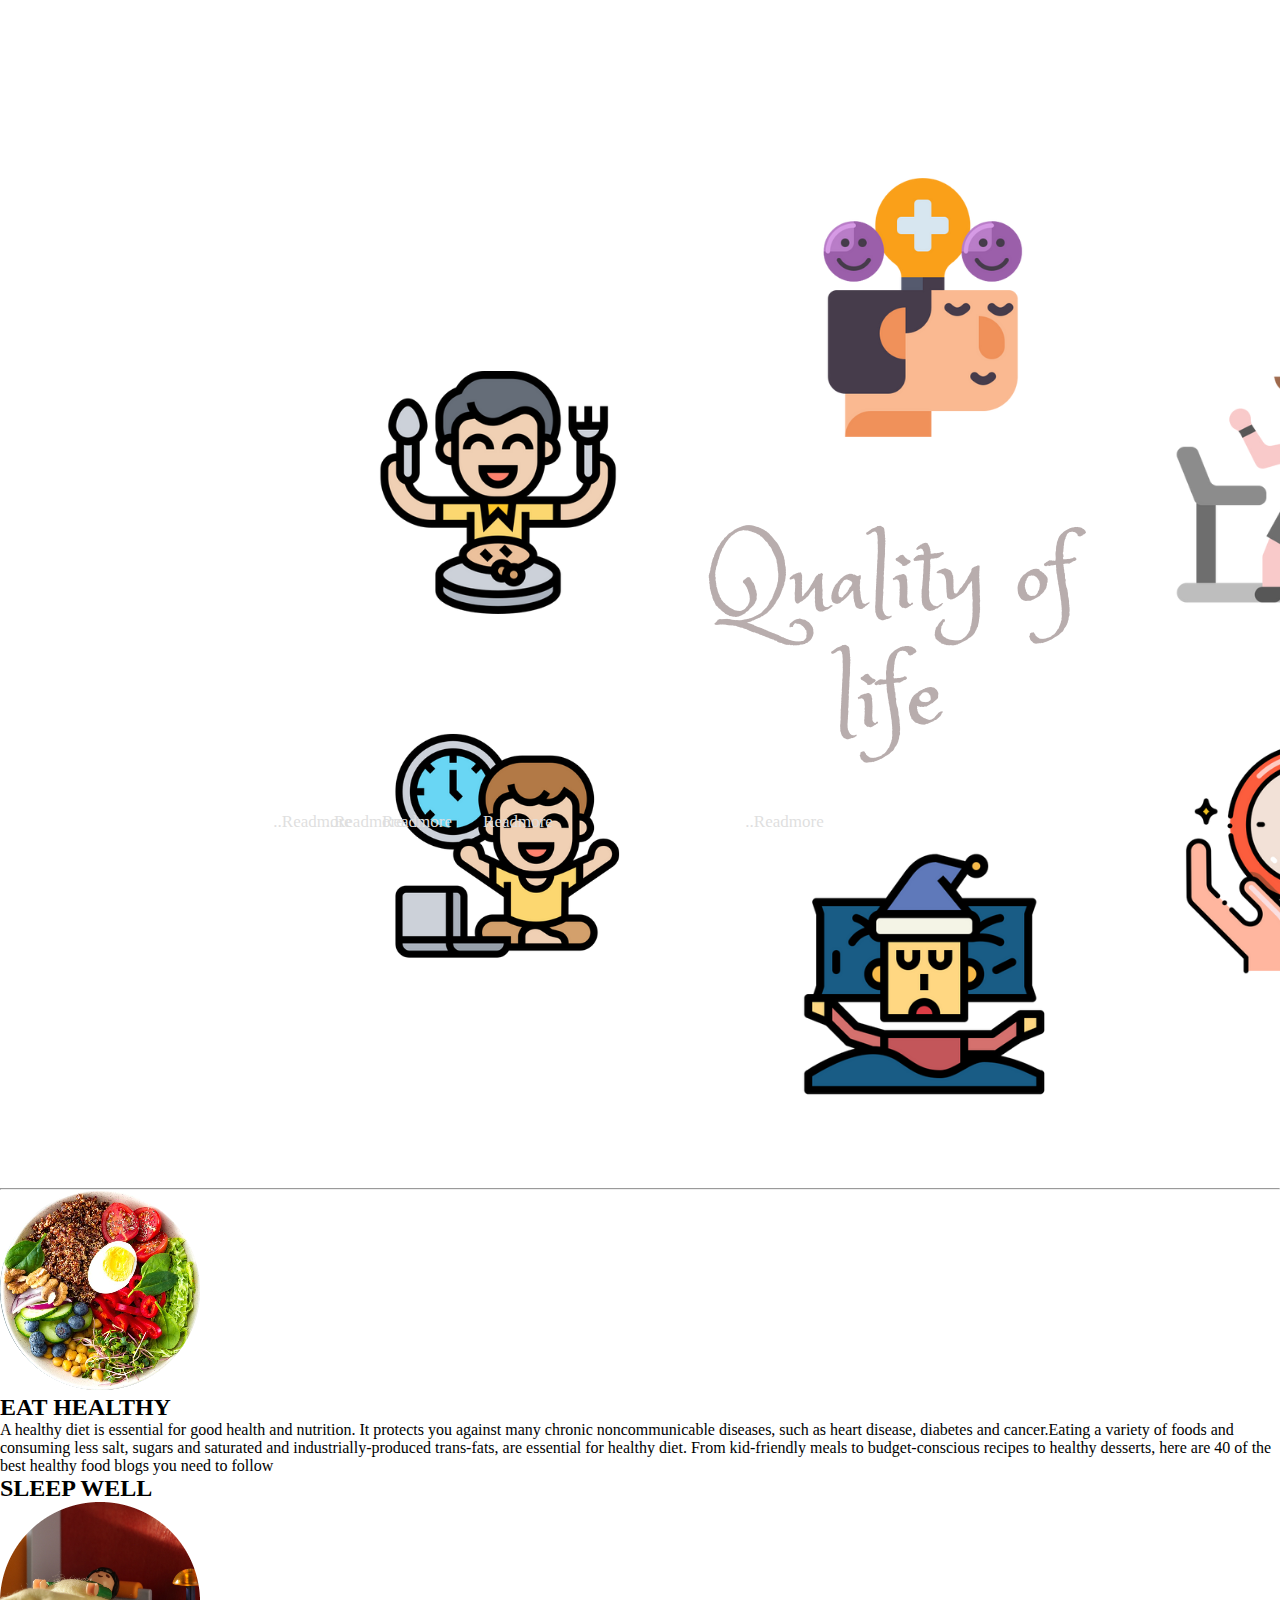
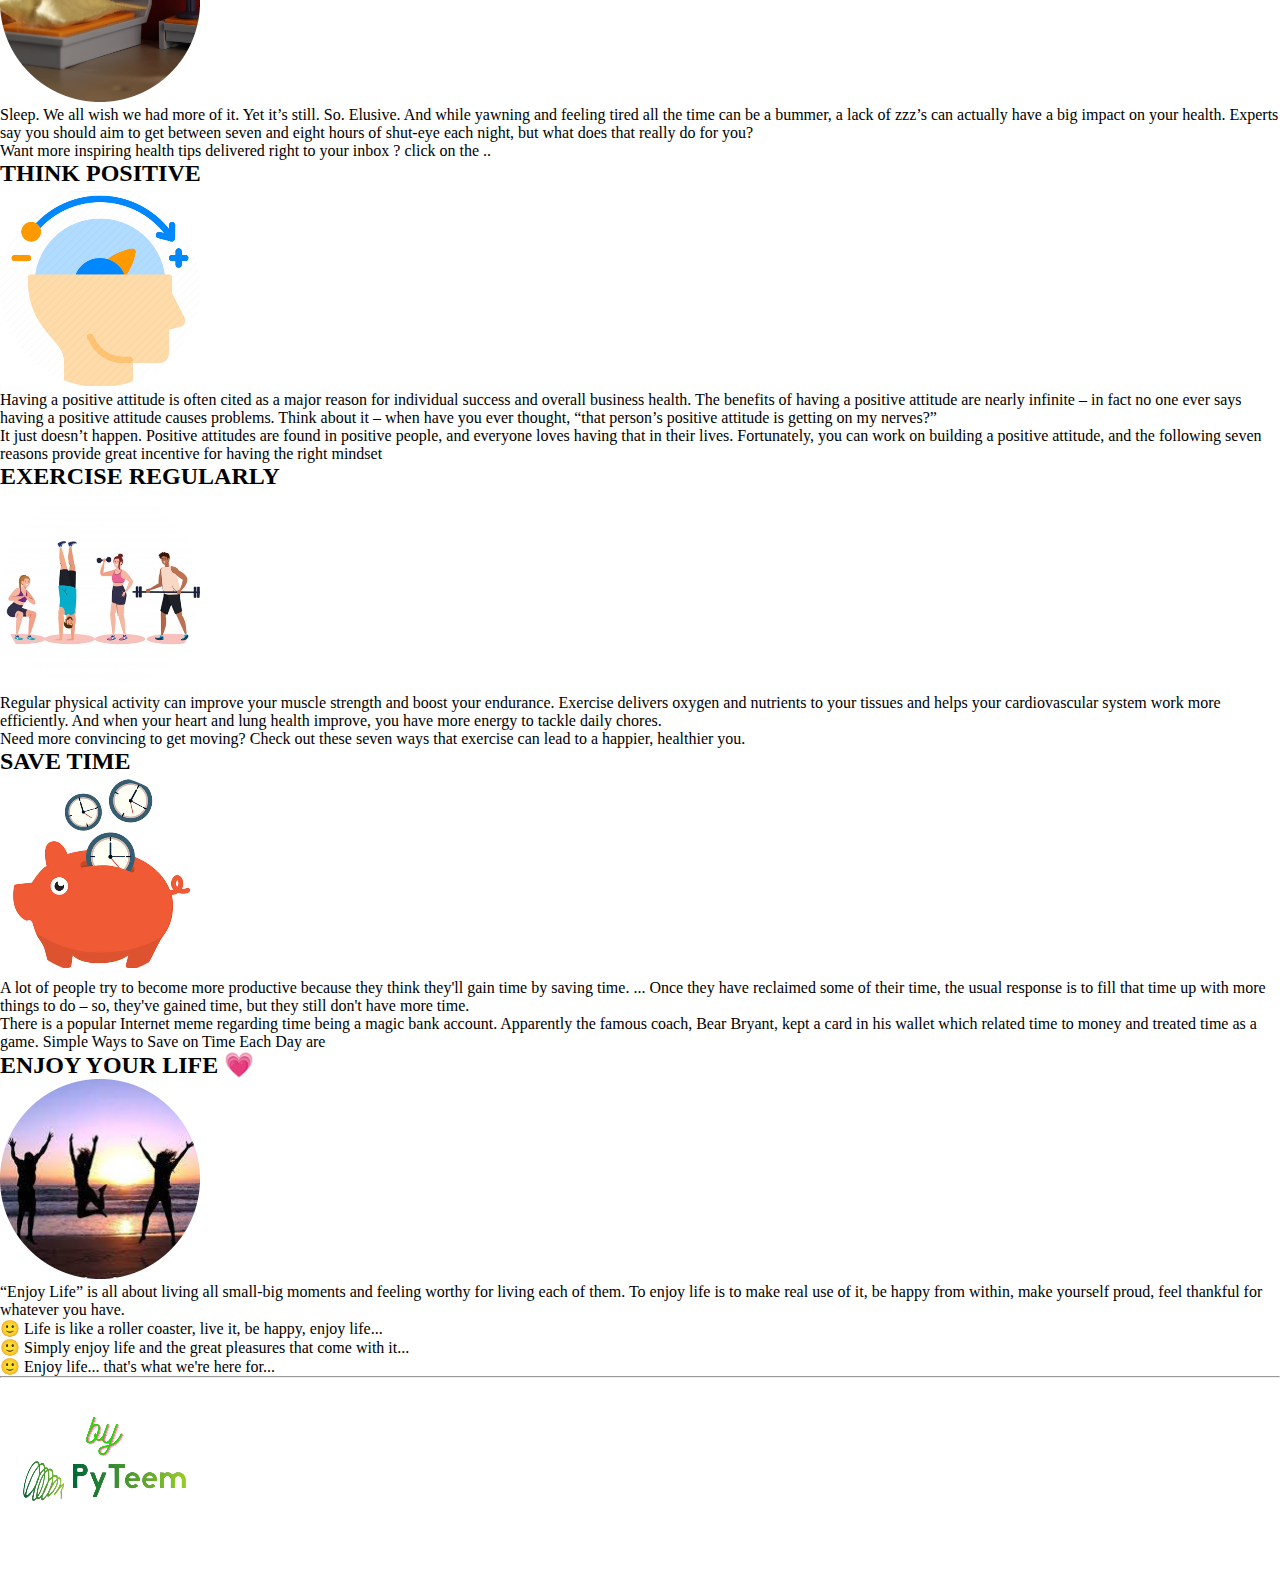
<file: index.html>
<!DOCTYPE html>
<html lang="en" dir="ltr">
  <head>
    <link rel="preconnect" href="https://fonts.googleapis.com">
  <link rel="preconnect" href="https://fonts.gstatic.com" crossorigin>
  <link href="https://fonts.googleapis.com/css2?family=Comforter+Brush&family=Oswald:wght@500&family=PT+Serif:ital@1&family=Ubuntu:ital,wght@1,300&display=swap" rel="stylesheet">
    <meta charset="utf-8">
    <title>blog page</title>
    <link rel="stylesheet" href="style.css">
  </head>
  <body>
    <div class="top-container">
      <div class="navbar">
        <nav>
          <ul>
            <!-- <li><img class="imgicon" src="qq.png" alt=""></li> -->
            <li><a  class ="menu"href="#">HOME</a></li>
            <li><a href="#">REGISTER</a></li>
            <li><a href="#">LOGIN</a></li>
            <li><a href="#">BLOGS</a></li>
          </ul>
        </nav>
      </div>
      <!-- <h1 class="h1tc">hellow blogging page</h1> -->
      <img class = "imgtc" src="555.png" alt="image">

    </div>
<hr >
<div class="bottom-container">
<img  class="imgbc1"src="diet1.jpg" alt="">
<h2>EAT HEALTHY</h2>
<p class="p1">A healthy diet is essential for good health and nutrition. It protects you against many chronic noncommunicable diseases, such as heart disease, diabetes and cancer.Eating a variety of foods and consuming less salt, sugars and saturated and industrially-produced trans-fats, are essential for healthy diet. From kid-friendly meals to budget-conscious recipes to healthy desserts, here are 40 of the best healthy food blogs you need to follow<span> ..Readmore
</span></p>
<h2>SLEEP WELL</h2>
<img class="imgbc2"src="sleep.jpg" alt="">
<p class="p2">Sleep. We all wish we had more of it. Yet it’s still. So. Elusive. And while yawning and feeling tired all the time can be a bummer, a lack of zzz’s can actually have a big impact on your health. Experts say you should aim to get between seven and eight hours of shut-eye each night, but what does that really do for you?</p>
<p class="p2">Want more inspiring health tips delivered right to your inbox ? click on the <span>Readmore</span>.. </p>
<h2>THINK POSITIVE</h2>
<img class="imgbc3" src="thinkp.jpg" alt="">
<p class="p3">Having a positive attitude is often cited as a major reason for individual success and overall business health. The benefits of having a positive attitude are nearly infinite – in fact no one ever says having a positive attitude causes problems. Think about it – when have you ever thought, “that person’s positive attitude is getting on my nerves?”</p>
<p class="p3">It just doesn’t happen. Positive attitudes are found in positive people, and everyone loves having that in their lives. Fortunately, you can work on building a positive attitude, and the following seven reasons provide great incentive for having the right mindset <span>Readmore</span></p>
<h2>EXERCISE REGULARLY</h2>
<img  class="imgbc4" src="exer.jpg" alt="">
<p class="p4">Regular physical activity can improve your muscle strength and boost your endurance. Exercise delivers oxygen and nutrients to your tissues and helps your cardiovascular system work more efficiently. And when your heart and lung health improve, you have more energy to tackle daily chores.</p>
<p class="p4">Need more convincing to get moving? Check out these seven ways that exercise can lead to a happier, healthier you.<span>..Readmore</span></p>
<h2>SAVE TIME</h2>
<img class="imgbc5"src="time.jpg" alt="">
<p class="p5">A lot of people try to become more productive because they think they'll gain time by saving time. ... Once they have reclaimed some of their time, the usual response is to fill that time up with more things to do – so, they've gained time, but they still don't have more time.</p>
<p class="p5">There is a popular Internet meme regarding time being a magic bank account. Apparently the famous coach, Bear Bryant, kept a card in his wallet which related time to money and treated time as a game. Simple Ways to Save on Time Each Day are <span>..Readmore</span></p>
<h2>ENJOY YOUR LIFE 💗</h2>
<img class="imgbc6"src="enjoy.jpg" alt="">
<p class="p4">“Enjoy Life” is all about living all small-big moments and feeling worthy for living each of them. To enjoy life is to make real use of it, be happy from within, make yourself proud, feel thankful for whatever you have.</p>
<p class="p4">🙂 Life is like a roller coaster, live it, be happy, enjoy life...</p>
<p class="p4">🙂 Simply enjoy life and the great pleasures that come with it...</p>
<p class="p4">🙂 Enjoy life... that's what we're here for...</p>
</div>
<hr>
<div class="last-container">
  <img class="l1"src="log.jpg" alt="">
</div>
  </body>
</html>
</file>
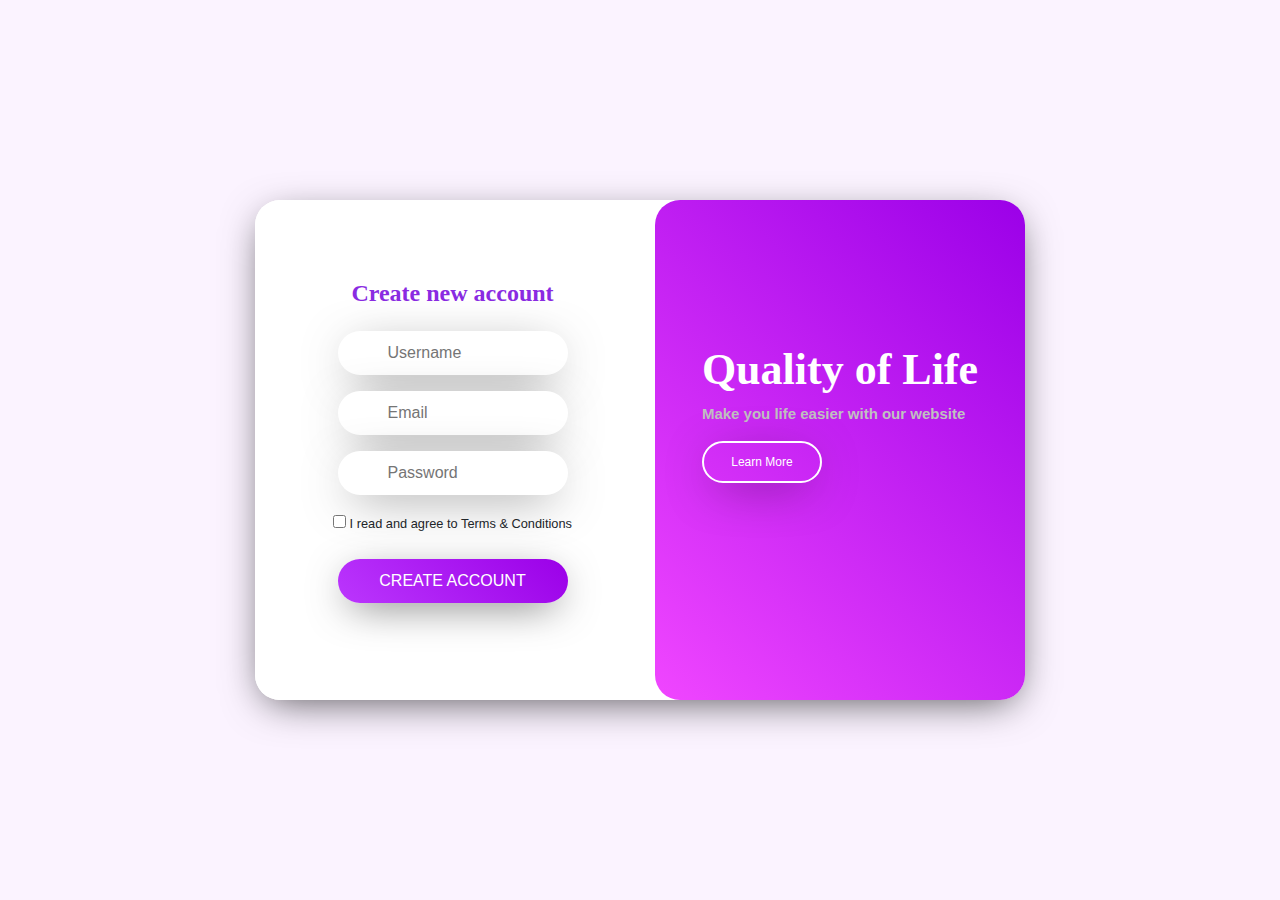
<file: 2.html>
<!DOCTYPE html>
<html>
<head>
    <title>Login Form Design</title>
    <meta name="viewport" content="width=device-width, initial-scale=1.0">
    <link rel="stylesheet" href="https://maxcdn.bootstrapcdn.com/bootstrap/4.0.0/css/bootstrap.min.css" integrity="sha384-Gn5384xqQ1aoWXA+058RXPxPg6fy4IWvTNh0E263XmFcJlSAwiGgFAW/dAiS6JXm" crossorigin="anonymous">
    <link rel="stylesheet" href="https://cdnjs.cloudflare.com/ajax/libs/font-awesome/5.14.0/css/all.min.css" integrity="sha512-1PKOgIY59xJ8Co8+NE6FZ+LOAZKjy+KY8iq0G4B3CyeY6wYHN3yt9PW0XpSriVlkMXe40PTKnXrLnZ9+fkDaog==" crossorigin="anonymous" />
    <link rel="stylesheet" href="style4.css">
    <script type = "text/javascript" src = "2.js"></script>
</head>
<body> 
    <div class="container">
        <div class="myCard">
            <div class="row">
                <div class="col-md-6">
                    <div class="myLeftCtn"> 
                        <form class="myForm text-center">
                            <header>Create new account</header>
                            <div class="form-group">
                                <i class="fas fa-user"></i>
                                <input class="myInput" type="text" placeholder="Username" id="username" required> 
                            </div>

                            <div class="form-group">
                                <i class="fas fa-envelope"></i>
                                <input class="myInput" placeholder="Email" type="text" id="email" required> 
                            </div>

                            <div class="form-group">
                                <i class="fas fa-lock"></i>
                                <input class="myInput" type="password" id="password" placeholder="Password" required> 
                            </div>

                            <div class="form-group">
                                <label>
                                    <input id="check_1" name="check_1"  type="checkbox" required><small> I read and agree to Terms & Conditions</small></input> 
                                    <div class="invalid-feedback">You must check the box.</div>
                                </label>
                            </div>

                            <input type="submit" class="butt" value="CREATE ACCOUNT">
                            
                        </form>
                    </div>
                </div> 
                <div class="col-md-6">
                    <div class="myRightCtn">
                            <div class="box"><header>Quality of Life</header>
                            
                            <p>Make you life easier with our website</p>
                                <input type="button" class="butt_out" value="Learn More"/>
                            </div>
                                
                    </div>
                </div>
            </div>
        </div>
</div>
      
<script src="https://code.jquery.com/jquery-3.2.1.slim.min.js" integrity="sha384-KJ3o2DKtIkvYIK3UENzmM7KCkRr/rE9/Qpg6aAZGJwFDMVNA/GpGFF93hXpG5KkN" crossorigin="anonymous"></script>
<script src="https://cdnjs.cloudflare.com/ajax/libs/popper.js/1.12.9/umd/popper.min.js" integrity="sha384-ApNbgh9B+Y1QKtv3Rn7W3mgPxhU9K/ScQsAP7hUibX39j7fakFPskvXusvfa0b4Q" crossorigin="anonymous"></script>
<script src="https://maxcdn.bootstrapcdn.com/bootstrap/4.0.0/js/bootstrap.min.js" integrity="sha384-JZR6Spejh4U02d8jOt6vLEHfe/JQGiRRSQQxSfFWpi1MquVdAyjUar5+76PVCmYl" crossorigin="anonymous"></script>
<script type = "text/javascript" src = "2.js"></script>
</body>
</html>
</file>
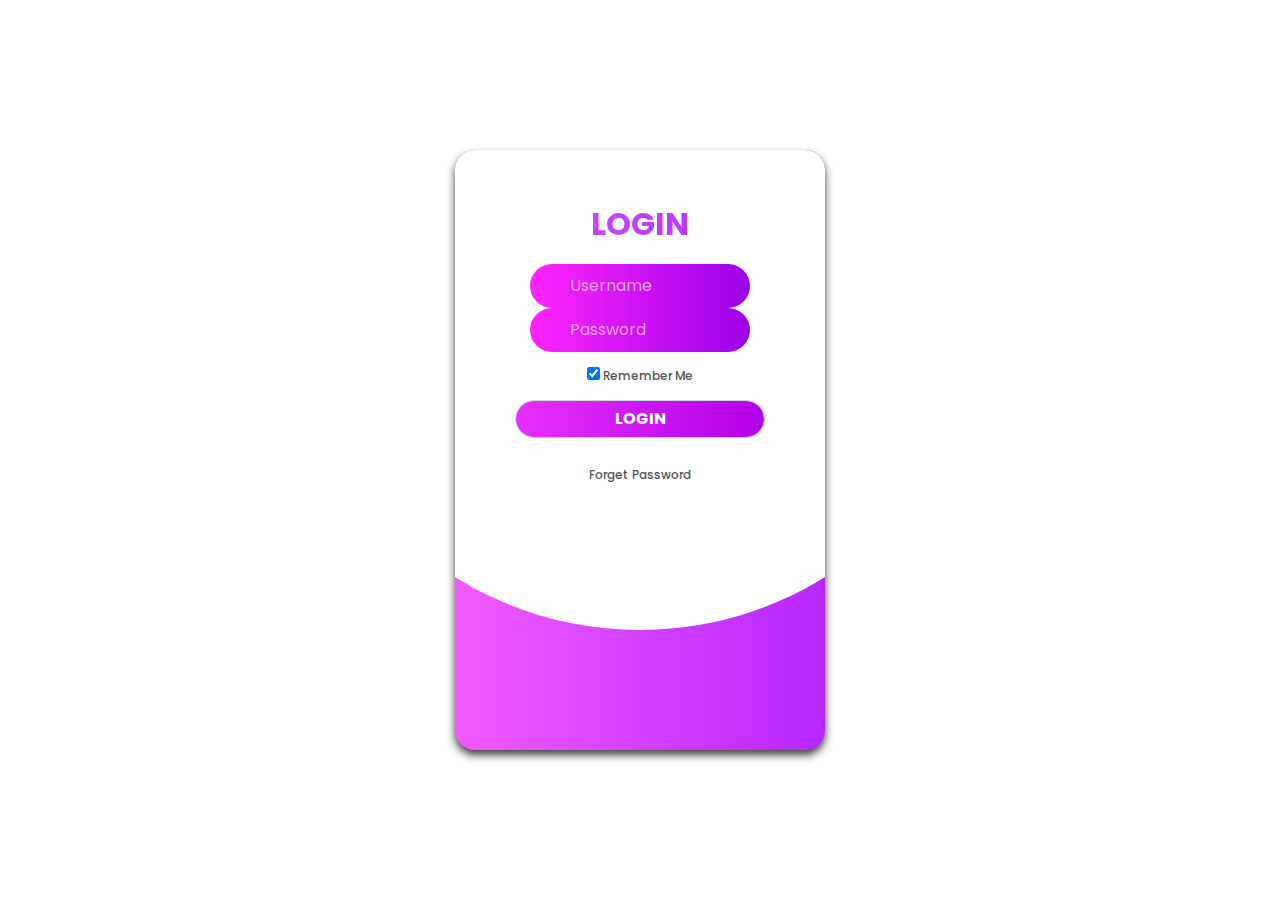
<file: 5.html>
<!DOCTYPE html>
<html>
<head>
    <title>Login Form Design</title>
    <meta name="viewport" content="width=device-width, initial-scale=1.0">
    <link rel="stylesheet" href="https://maxcdn.bootstrapcdn.com/bootstrap/4.0.0/css/bootstrap.min.css" integrity="sha384-Gn5384xqQ1aoWXA+058RXPxPg6fy4IWvTNh0E263XmFcJlSAwiGgFAW/dAiS6JXm" crossorigin="anonymous">
    <link rel="stylesheet" href="https://cdnjs.cloudflare.com/ajax/libs/font-awesome/5.14.0/css/all.min.css" integrity="sha512-1PKOgIY59xJ8Co8+NE6FZ+LOAZKjy+KY8iq0G4B3CyeY6wYHN3yt9PW0XpSriVlkMXe40PTKnXrLnZ9+fkDaog==" crossorigin="anonymous" />
    <link rel="stylesheet" href="style7.css">
    <script type = "text/javascript" src = "1.js"></script>
</head>
<body> 
    <div class="container">
        <div class="card">
            <div class="card-body">
                <div class="circle"></div>
                <header class="myHed text-center">
                    <i class="far fa-user"></i>
                    <p>LOGIN</p>
                </header>
                <form class="main-form text-center">
                    <div class="form-group my-0">
                        <label class="my-0">
                            <i class="fas fa-user"></i>
                            <input type="text" id="username" class="myInput" placeholder="Username"> 
                        </label>
                    </div>
                    <div class="form-group my-0">
                        <label class="my-0">
                            <i class="fas fa-lock"></i>
                            <input type="password" id="password" class="myInput" placeholder="Password"> 
                        </label>
                    </div>
                    <label class="check_1">
                        <input type="checkbox" checked>
                        Remember Me
                    </label>
                    <div class="form-group">
                        <label> 
                            <input type="button" class="form-control button" value="LOGIN"> 
                        </label>
                    </div>
                    <span class="check_1">Forget Password</span>
                </form>
            </div>
        </div>
    </div>
     
<script src="https://code.jquery.com/jquery-3.2.1.slim.min.js" integrity="sha384-KJ3o2DKtIkvYIK3UENzmM7KCkRr/rE9/Qpg6aAZGJwFDMVNA/GpGFF93hXpG5KkN" crossorigin="anonymous"></script>
<script src="https://cdnjs.cloudflare.com/ajax/libs/popper.js/1.12.9/umd/popper.min.js" integrity="sha384-ApNbgh9B+Y1QKtv3Rn7W3mgPxhU9K/ScQsAP7hUibX39j7fakFPskvXusvfa0b4Q" crossorigin="anonymous"></script>
<script src="https://maxcdn.bootstrapcdn.com/bootstrap/4.0.0/js/bootstrap.min.js" integrity="sha384-JZR6Spejh4U02d8jOt6vLEHfe/JQGiRRSQQxSfFWpi1MquVdAyjUar5+76PVCmYl" crossorigin="anonymous"></script>
<script type = "text/javascript" src = "1.js"></script>
</body>
</html>
</file>
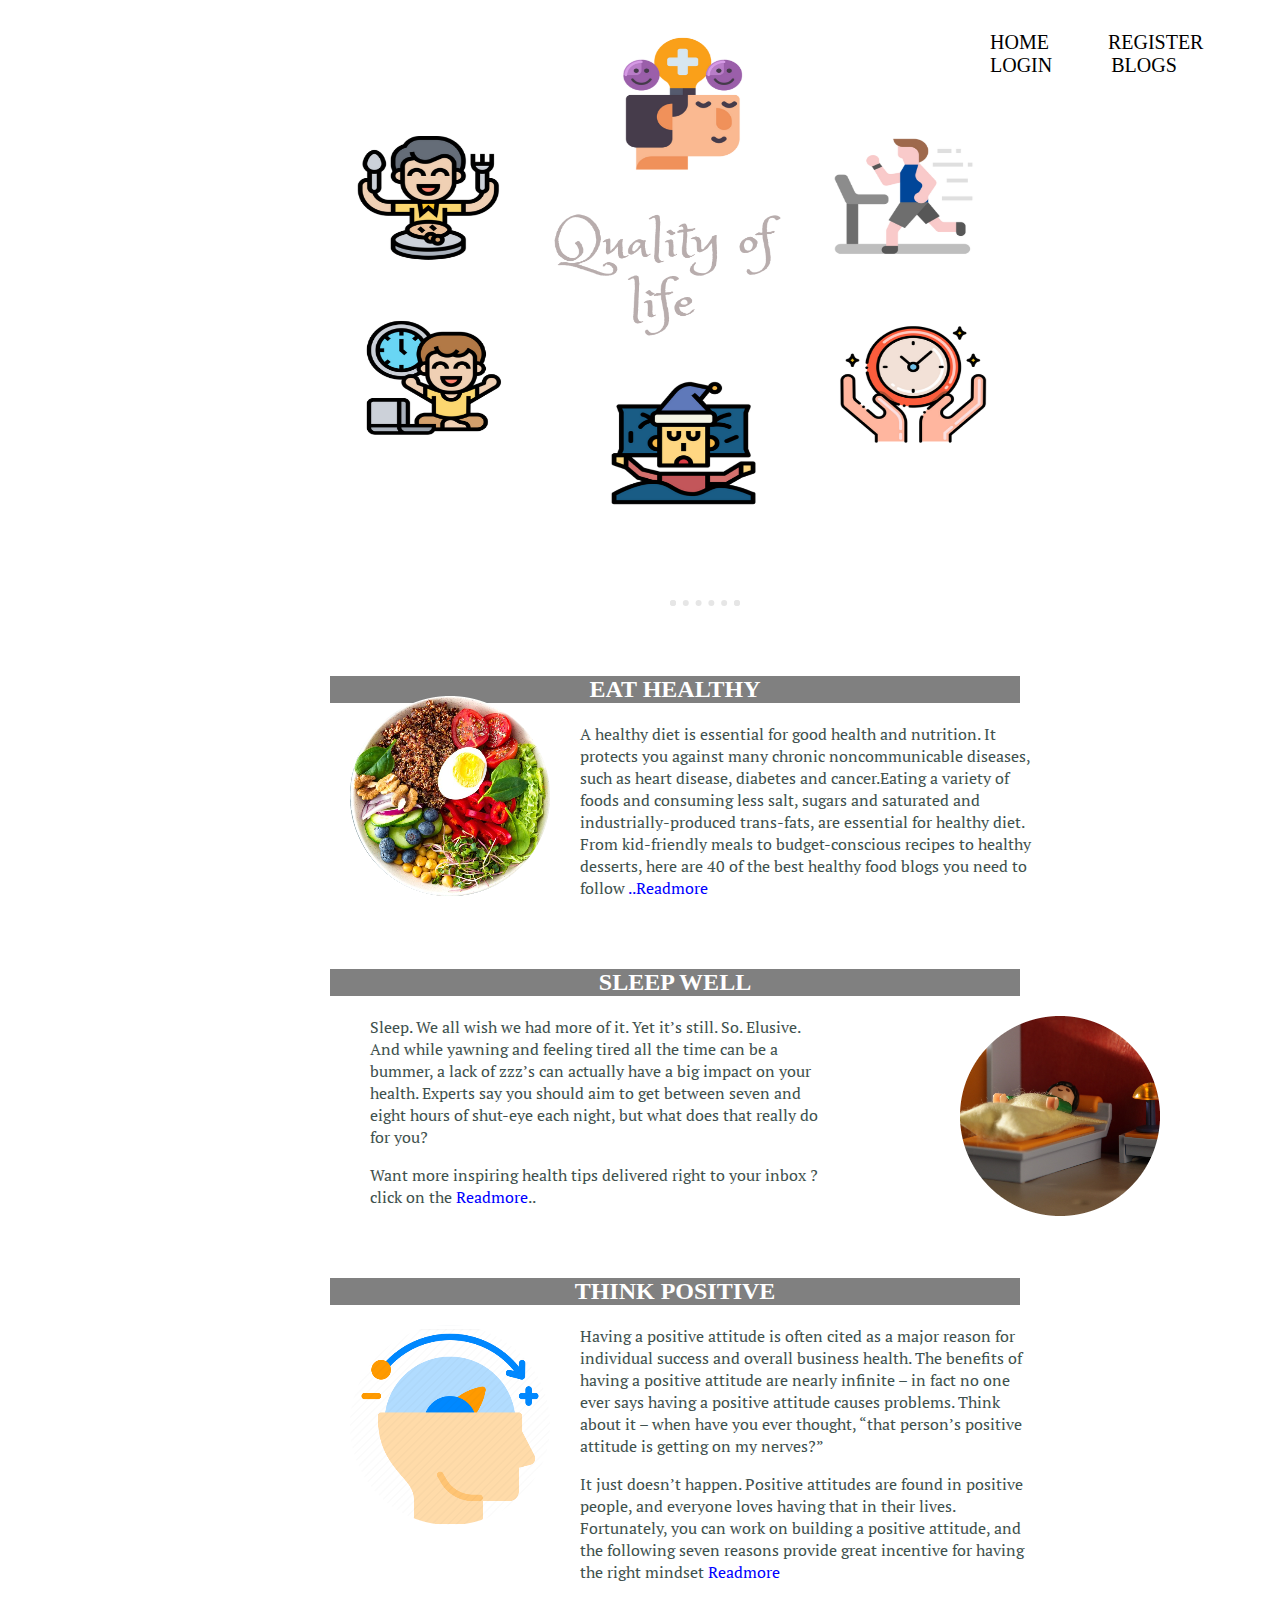
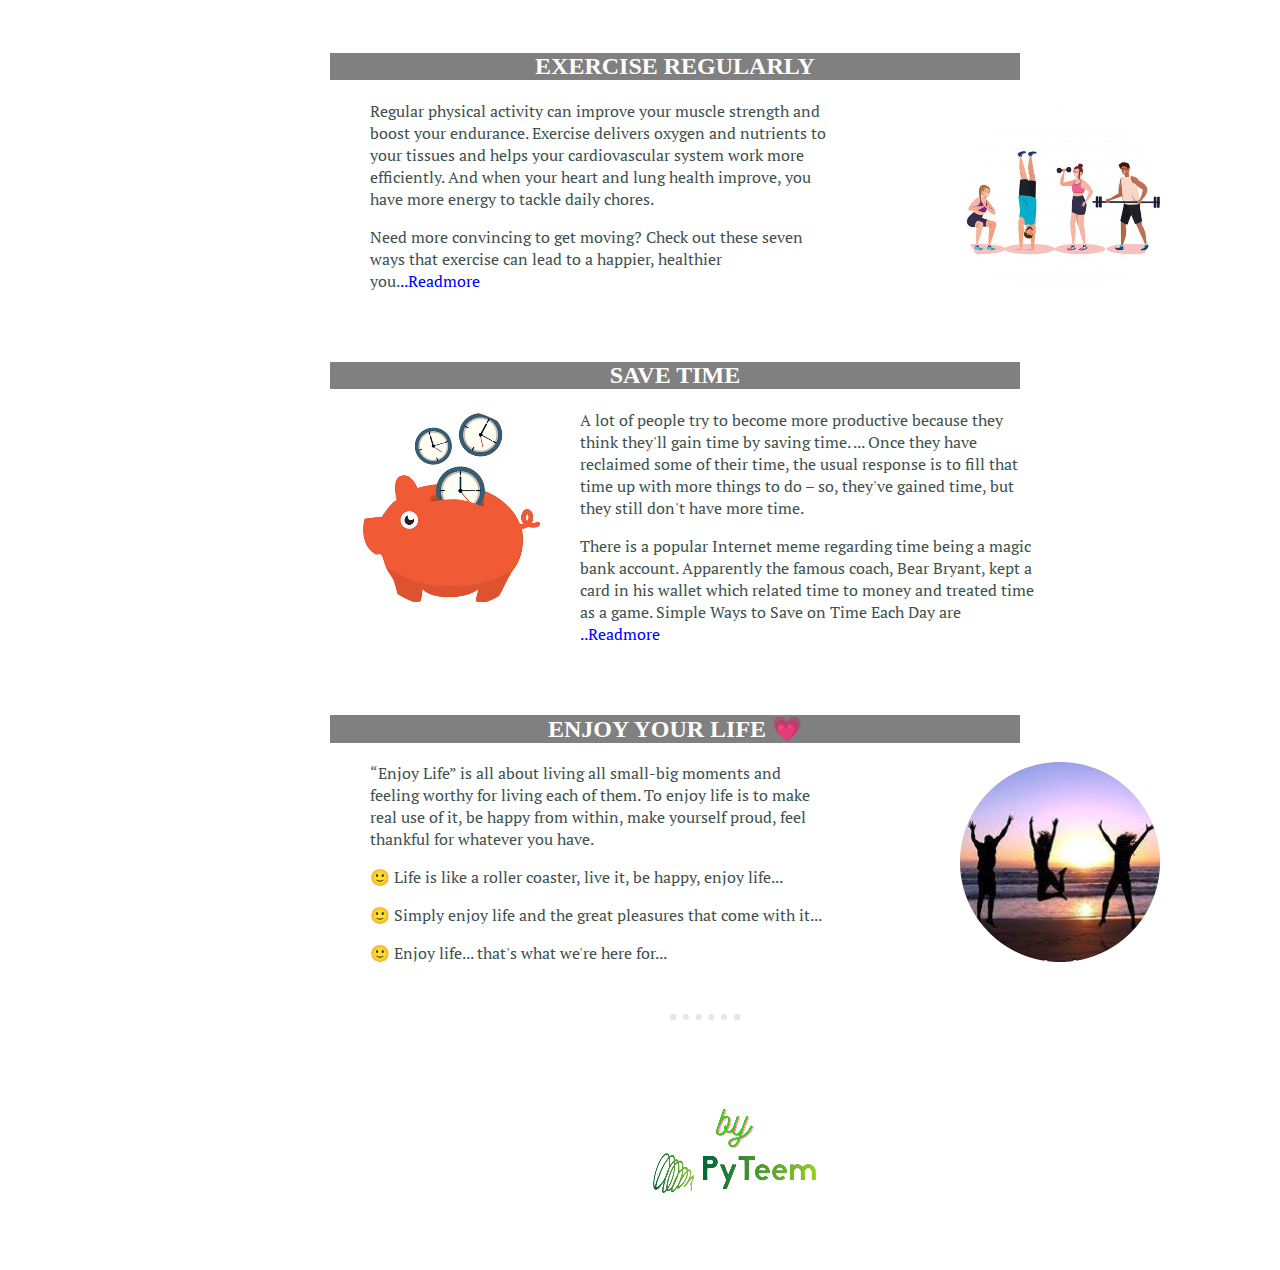
<file: index1111.html>
<!DOCTYPE html>
<html lang="en" dir="ltr">
  <head>
    <link rel="preconnect" href="https://fonts.googleapis.com">
  <link rel="preconnect" href="https://fonts.gstatic.com" crossorigin>
  <link href="https://fonts.googleapis.com/css2?family=Comforter+Brush&family=Oswald:wght@500&family=PT+Serif:ital@1&family=Ubuntu:ital,wght@1,300&display=swap" rel="stylesheet">
    <meta charset="utf-8">
    <title>blog page</title>
    <link rel="stylesheet" href="style11.css">
  </head>
  <body>
    <div class="top-container">
      <div class="navbar">
        <nav>
          <ul>
            <!-- <li><img class="imgicon" src="qq.png" alt=""></li> -->
            <li><a  class ="menu"href="http://127.0.0.1:5501/front.html">HOME</a></li>
            <li><a href="http://127.0.0.1:5501/2.html">REGISTER</a></li>
            <li><a href="http://127.0.0.1:5501/5.html">LOGIN</a></li>
            <li><a href="#">BLOGS</a></li>
          </ul>
        </nav>
      </div>
      <!-- <h1 class="h1tc">hellow blogging page</h1> -->
      <img class = "imgtc" src="555.png" alt="image">

    </div>
<hr >
<div class="bottom-container">
<img  class="imgbc1"src="diet1.jpg" alt="">
<h2>EAT HEALTHY</h2>
<p class="p1">A healthy diet is essential for good health and nutrition. It protects you against many chronic noncommunicable diseases, such as heart disease, diabetes and cancer.Eating a variety of foods and consuming less salt, sugars and saturated and industrially-produced trans-fats, are essential for healthy diet. From kid-friendly meals to budget-conscious recipes to healthy desserts, here are 40 of the best healthy food blogs you need to follow<span> ..Readmore
</span></p>
<h2>SLEEP WELL</h2>
<img class="imgbc2"src="sleep.jpg" alt="">
<p class="p2">Sleep. We all wish we had more of it. Yet it’s still. So. Elusive. And while yawning and feeling tired all the time can be a bummer, a lack of zzz’s can actually have a big impact on your health. Experts say you should aim to get between seven and eight hours of shut-eye each night, but what does that really do for you?</p>
<p class="p2">Want more inspiring health tips delivered right to your inbox ? click on the <span>Readmore</span>.. </p>
<h2>THINK POSITIVE</h2>
<img class="imgbc3" src="thinkp.jpg" alt="">
<p class="p3">Having a positive attitude is often cited as a major reason for individual success and overall business health. The benefits of having a positive attitude are nearly infinite – in fact no one ever says having a positive attitude causes problems. Think about it – when have you ever thought, “that person’s positive attitude is getting on my nerves?”</p>
<p class="p3">It just doesn’t happen. Positive attitudes are found in positive people, and everyone loves having that in their lives. Fortunately, you can work on building a positive attitude, and the following seven reasons provide great incentive for having the right mindset <span>Readmore</span></p>
<h2>EXERCISE REGULARLY</h2>
<img  class="imgbc4" src="exer.jpg" alt="">
<p class="p4">Regular physical activity can improve your muscle strength and boost your endurance. Exercise delivers oxygen and nutrients to your tissues and helps your cardiovascular system work more efficiently. And when your heart and lung health improve, you have more energy to tackle daily chores.</p>
<p class="p4">Need more convincing to get moving? Check out these seven ways that exercise can lead to a happier, healthier you.<span>..Readmore</span></p>
<h2>SAVE TIME</h2>
<img class="imgbc5"src="time.jpg" alt="">
<p class="p5">A lot of people try to become more productive because they think they'll gain time by saving time. ... Once they have reclaimed some of their time, the usual response is to fill that time up with more things to do – so, they've gained time, but they still don't have more time.</p>
<p class="p5">There is a popular Internet meme regarding time being a magic bank account. Apparently the famous coach, Bear Bryant, kept a card in his wallet which related time to money and treated time as a game. Simple Ways to Save on Time Each Day are <span>..Readmore</span></p>
<h2>ENJOY YOUR LIFE 💗</h2>
<img class="imgbc6"src="enjoy.jpg" alt="">
<p class="p4">“Enjoy Life” is all about living all small-big moments and feeling worthy for living each of them. To enjoy life is to make real use of it, be happy from within, make yourself proud, feel thankful for whatever you have.</p>
<p class="p4">🙂 Life is like a roller coaster, live it, be happy, enjoy life...</p>
<p class="p4">🙂 Simply enjoy life and the great pleasures that come with it...</p>
<p class="p4">🙂 Enjoy life... that's what we're here for...</p>
</div>
<hr>
<div class="last-container">
  <img class="l1"src="log.jpg" alt="">
</div>
  </body>
</html>
</file>
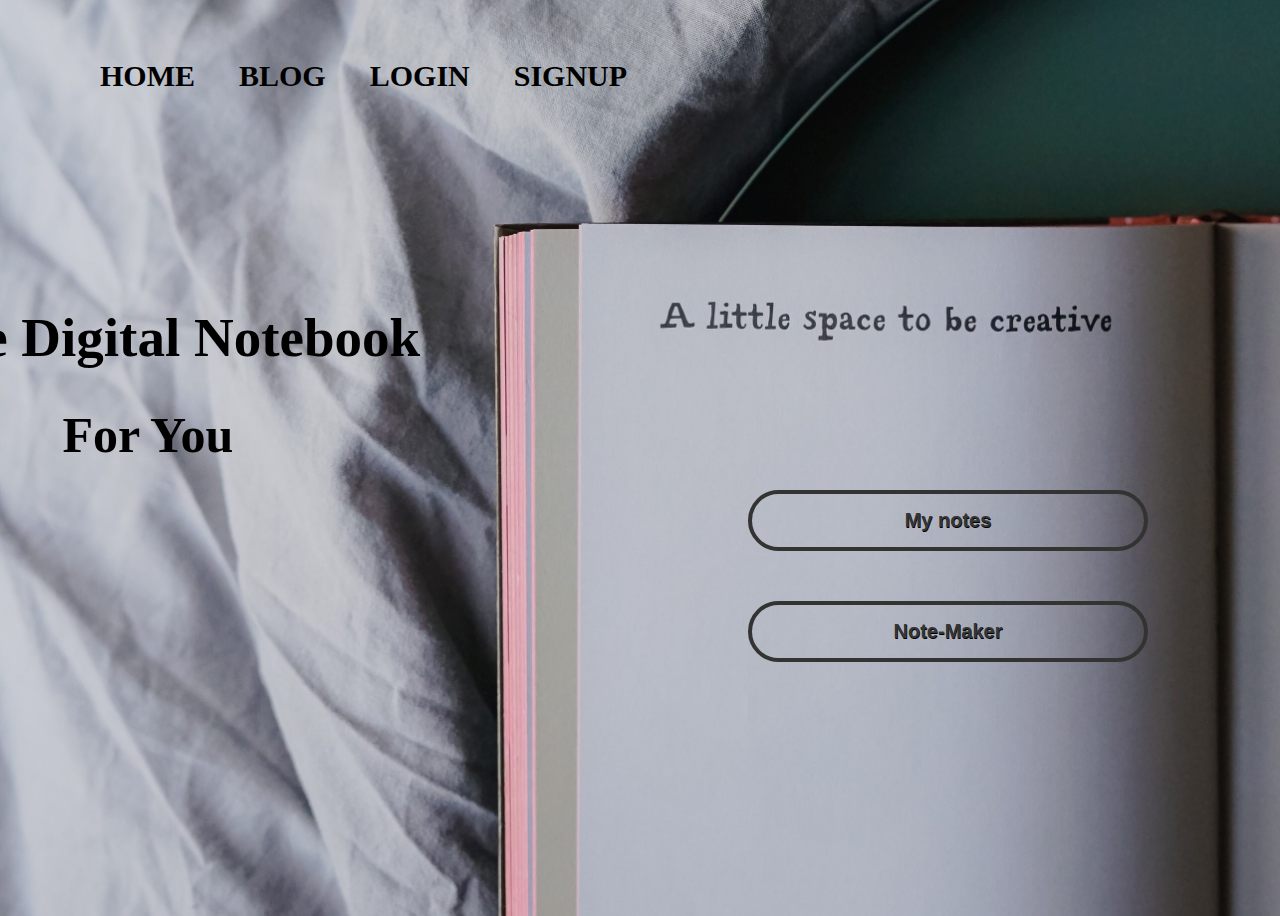
<file: Notes.html>
<!DOCTYPE html>
<html lang="en" dir="ltr">
  <head>
    <meta charset="utf-8">
    <title>Note-Maker</title>
    <style media="screen">
      body
      {
       text-align: center;
      background-size: cover;
      background-image: url(./toa-heftiba-yz4VF6x0W3M-unsplash\ \(1\).jpg);
      height: 100vh;
      width: 100%;
      overflow: hidden;
      }
      .first
      {
        margin-bottom: 50px;
      }
      .hea {
        position: relative;
        top: 125px;
        right: 480px;
        font-size: 55px;
}
      .heading1
      {
        position: relative;
        top: 125px;
        right: 500px;
      font-size: 50px;}

        button{
            width: 400px;
            padding:15px 0px;
            text-align: center;
            margin: 20px 30px;
            border-radius: 60px;
            font-weight: bold;
            border: 4px solid #333332;
            background: transparent;
            color:rgb(53, 53, 53);
            cursor:pointer;
            position: relative;
            overflow: hidden;
            font-size: 20px;
            text-shadow:0.5px 0.5px black;
        }
        span{
            background:#858585;
            height: 100%;
            width: 0;
            border-radius: 25px;
            position: absolute;
            left: 0;
            bottom: 0;
            z-index: -1;
            transition: 0.5s;
        }
        button:hover span{
            width:100%;
        }
        .first {
              position: relative;
              top: 80px;
              left:300px;
              }
        .second

           {
           position: relative;
           top: 60px;
           left: 300px;
         }

         .navbar{
             width:95%;
             margin:auto;
             padding:35px 0;
             display:flex;
             align-items: center;
             justify-content: space-between;
         }
         .navbar ul li{
             list-style: none;
             display: inline-block;
             margin: 0 20px;
             position: relative;
         }
         .navbar  ul li a{

             text-decoration: none;
             color: rgb(0, 0, 0);
             text-transform: uppercase;
             font-size: 30px;
             font-weight: bold;
             /* text-shadow: 1px 1px white; */
         }
         .navbar ul li::after{
             content:'';
             height: 3px;
             width: 0;
             background:  #636363;
             position: absolute;
             left:0;
             bottom: -10px;
             transition: 0.5s;
         }
         .navbar ul li:hover::after{
             width: 100%;
         }

    </style>
  </head>
  <body>
    <div class="banner">
        <div class="navbar">
            <ul>
                <li><a href="/front.html">Home</a></li>
                <!-- <li><a href="#">TimeTable</a></li> -->
                <li><a href="./index1111.html">Blog</a></li>
                <li><a href="./5.html">Login</a></li>
                <li><a href="./2.html">Signup</a></li>
            </ul>
        </div>
     <h1 class="hea">The Digital Notebook</h1>
     <h1 class="heading1">For You</h1>
     <br>
     <a href="https://www.google.co.in/keep/"><button class="first" type="button" name="button"><span></span>My notes</button></a>
     <br>
     <a href="https://www.google.co.in/keep/"><button class="second" type="button" name="button"><span></span>Note-Maker</button>
      </a>
    </body>
</html>
</file>
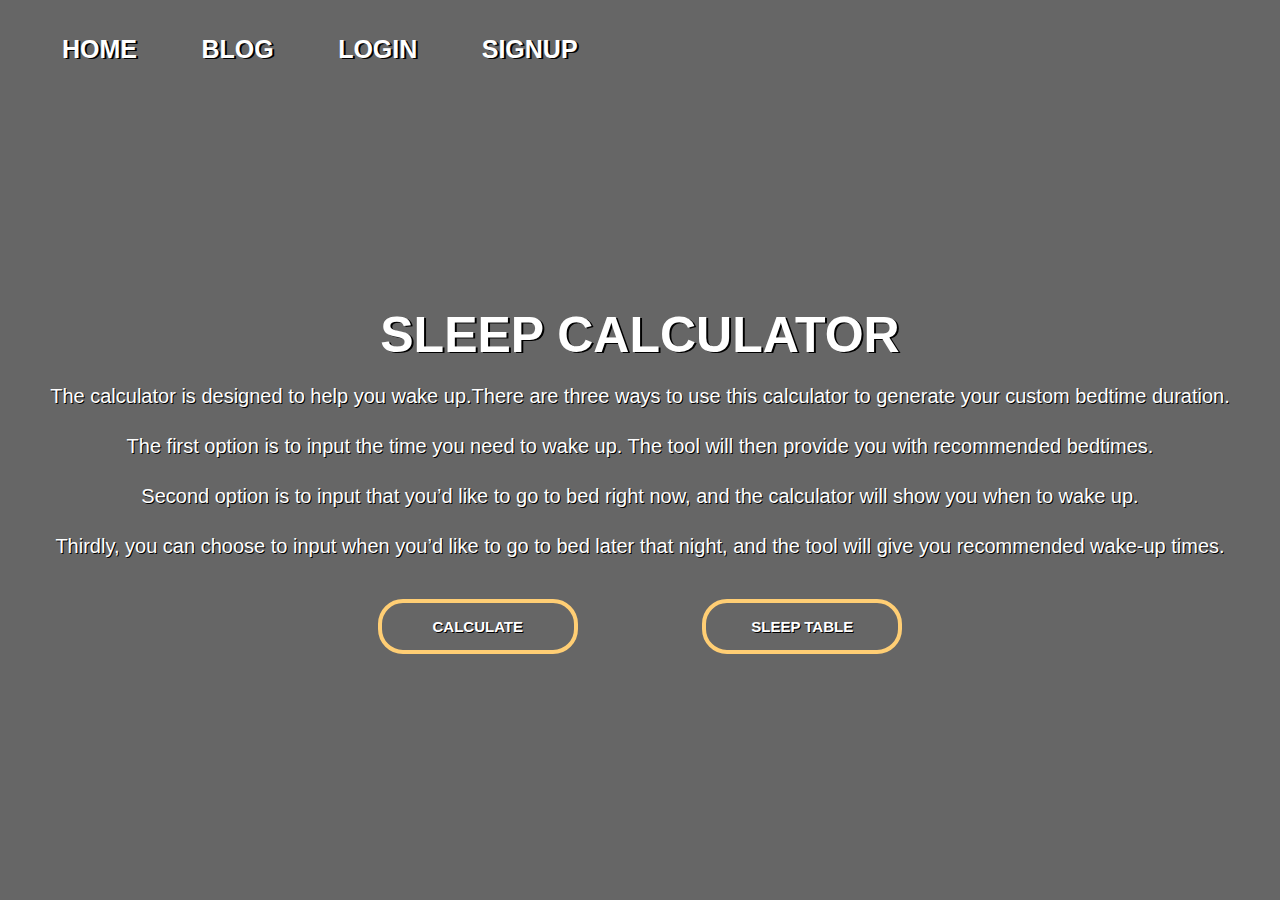
<file: sleep1.html>
<!DOCTYPE html>
<html lang="en">
<head>
    <meta charset="UTF-8">
    <meta http-equiv="X-UA-Compatible" content="IE=edge">
    <meta name="viewport" content="width=device-width, initial-scale=1.0">
    <title>Sleep Calculator</title>
    <link rel="stylesheet" href="sleep1.css">
</head>
<body>
    <div class="banner">
        <div class="navbar">
            <ul>
                <li><a href="http://127.0.0.1:5501/front.html">Home</a></li>
                <li><a href="http://127.0.0.1:5501/index1111.html">Blog</a></li>
                <li><a href="http://127.0.0.1:5501/5.html">Login</a></li>
                <li><a href="http://127.0.0.1:5501/2.html">Signup</a></li>
            </ul>
        </div>
        <div class="content">
            <h1 id="head">SLEEP CALCULATOR</h1>
            <p c="index" id="para">The calculator is designed to help you wake up.There are three ways to use this calculator to generate your custom bedtime duration.<br><br>The first option is to input the time you need to wake up. The tool will then provide you with recommended bedtimes.<br><br>Second option is to input that you’d like to go to bed right now, and the calculator will show you when to wake up.<br><br>Thirdly, you can choose to input when you’d like to go to bed later that night, and the tool will give you recommended wake-up times.</p>
            <div>

                <button type="button" id="sleepbutt" ><span></span>CALCULATE</button>
                <button type="button" id="sleep1butt" ><span></span>ENTER</button>
                
                <a href="sleeptable.html">
                    <button type="button" id="sleeptab"><span></span>SLEEP TABLE</button>
                </a>
            </div>
        </div>
    </div>
    <form id="frm1" action="/action_page.php" >
      Enter the time <label for="cars"></label>
  <select name="hours" id="hours" onchange="getfirstvalue();" >
    <option value="0" id ="00">Hrs</option>
    <option value="1" id="1">1</option>
    <option value="2" id="2">2</option>
    <option value="3" id="3">3</option>
    <option value="4" id="4">4</option>
    <option value="5" id="5">5</option>
    <option value="6" id="6">6</option>
    <option value="7" id="7">7</option>
    <option value="8" id="8">8</option>
    <option value="9" id="9">9</option>
    <option value="10" id="10">10</option>
    <option value="11" id="11">11</option>
    <option value="12" id="12">12</option>
  </select>
  <select name="mins" id="mins" onchange="getsecondvalue();">
    <option value="Mins">Mins</option>
    <option value="00">00</option>
    <option value="15">15</option>
    <option value="30">30</option>
    <option value="45">45</option>
  </select>
  <select name="am" id="am" onchange="getthirdvalue();">
    <option value="Am/Pm">Am/Pm</option>
    <option value="am">am</option>
    <option value="pm">pm</option>
  </select>




    </form>
    <script src="sleep1.js" charset="utf-8"></script>


</body>
</html>
</file>
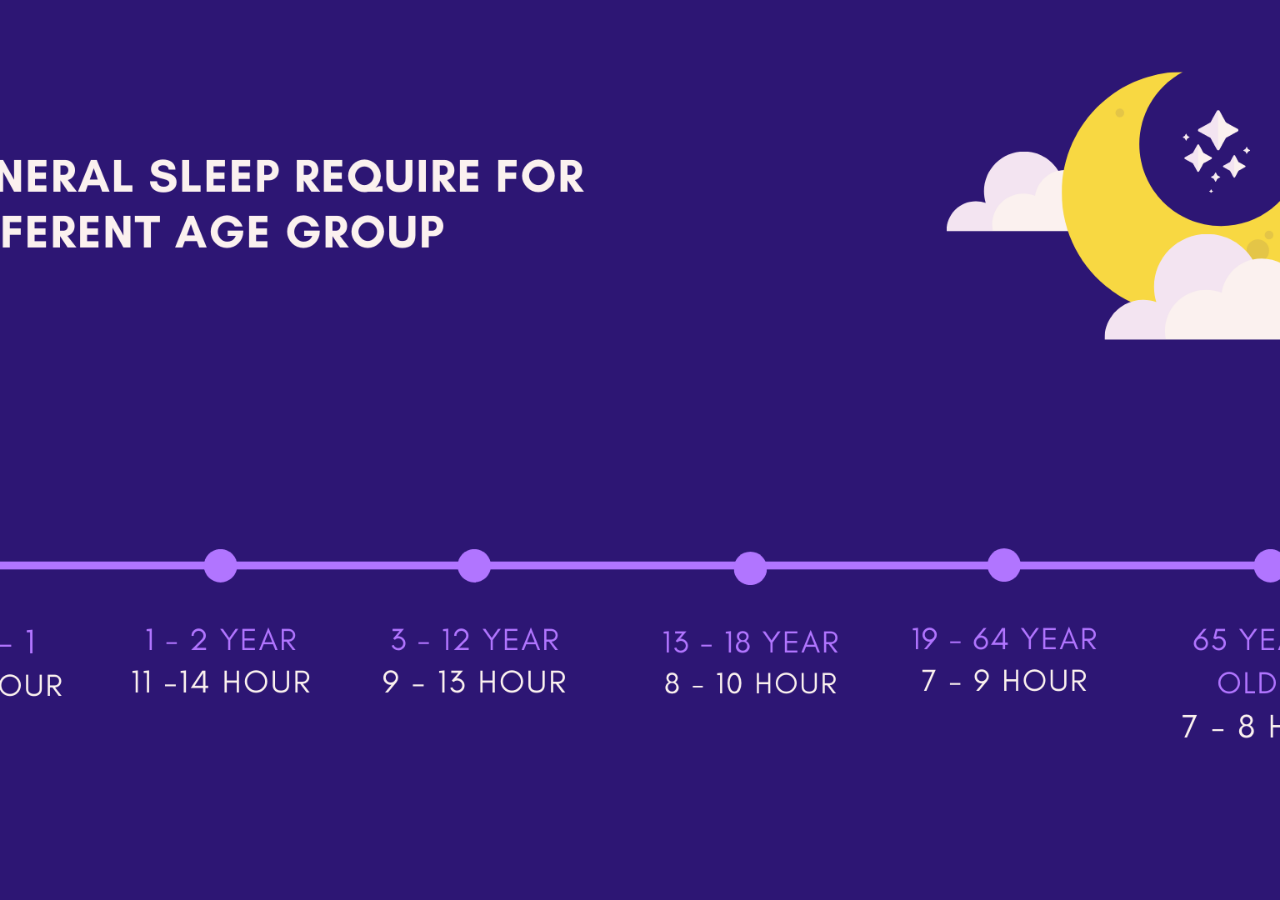
<file: sleeptable.html>
<!DOCTYPE html>
<html lang="en">
<head>
    <meta charset="UTF-8">
    <meta http-equiv="X-UA-Compatible" content="IE=edge">
    <meta name="viewport" content="width=device-width, initial-scale=1.0">
    <title>Sleep Table</title>
    
<style>
        *{
    margin: 0;
    padding: 0;
}
body{
    width:100%;
    height:100vh;
    background-image: url(7.png);
    background-position: center;
    background-size: cover;
    }
</style>
</head>
<body>
</body>
</html>
</file>
<file: style.css>
*
{
    margin: 0;
    padding: 0;
    box-sizing: border-box;
}
.full-page
{
    height: 100%;
	width: 100%;
	background-image: linear-gradient(rgba(0,0,0,0.4),rgba(0,0,0,0.4)),url(clock2.jpg);
	background-position: center;
	background-size: cover;
	position: absolute;
}
.navbar
{
    display: flex;
    align-items: center;
    padding: 20px;
    padding-left: 50px;
    padding-right: 30px;
    padding-top: 50px;
}
nav
{
    flex: 1;
    text-align: right;
    font-size: 30px;
}
nav ul 
{
    display: inline-block;
    list-style: none;
}
nav ul li
{
    display: inline-block;
    margin-right: 70px;
}
nav ul li a
{
    text-decoration: none;
    font-size: 20px;
    color: white;
    font-family: sans-serif;
}
nav ul li button
{
    font-size: 20px;
    color: white;
    outline: none;
    border: none;
    background: transparent;
    cursor: pointer;
    font-family: sans-serif;
}
nav ul li button:hover
{
    color: rgb(238, 224, 161);
}
nav ul li a:hover
{
    color: rgb(236, 230, 170);
}
a
{
    text-decoration: none;
    color: rgb(253, 253, 253);
    font-size: 40px;
}
#login-form
{
    display: none;
}
.form-box
{
    width:400px;
	height:500px;
	position:relative;
	margin-left: 1050px;
	background:rgba(252, 219, 175, 0.3);
    border-radius: 50px;
	padding:10px;
    overflow: hidden;
}
.button-box
{
	width:220px;
	margin:35px auto;
	position:relative;
	box-shadow: 0 0 20px 9px #ecd6111f;
	border-radius: 30px;
}
.toggle-btn
{
	padding:10px 30px;
	cursor:pointer;
	background:transparent;
	border:0;
	outline: none;
	position: relative;
}
#btn
{
	top: 0;
	left:0;
	position: absolute;
	width: 110px;
	height: 100%;
	background: #F3C693;
	border-radius: 30px;
	transition: 1s;
}
.input-group-login
{
	top: 170px;
    font-size: 40px;
	position:absolute;
	width:280px;
	transition: 1s;
}
.input-group-register
{
    top: 100px;
    font-size: 20px;
	position:absolute;
	width:280px;
	transition:1s;
}
.input-field
{
	width: 100%;
	padding:10px 0;
	margin:5px 0;
	border-left:0;
	border-top:0;
	border-right:0;
	border-bottom: 1px solid rgb(255, 255, 255);
	outline:none;
	background: transparent;
}
.submit-btn
{
	width: 85%;
	padding: 10px 30px;
	cursor: pointer;
	display: block;
	margin: auto;
	background: #F3C693;
	border: 0;
	outline: none;
	border-radius: 30px;
}
.check-box
{
	margin: 30px 10px 34px 0;
}
span
{
	color:rgb(223, 223, 223);
	font-size:17px;
	bottom:68px;
	position:absolute;
}
#login
{
	left:50px;
}
#login input
{
	color:white;
	font-size:15px;
}
#register
{
	left:450px;
}
#register input
{
	color:white;
	font-size: 15px;
}
</file>
<file: style4.css>
*{
    margin:0;
    padding:0;
    box-sizing:border-box;
  }
  body {
    background: #fbf3ff;
  } 
  .container {
    position: absolute;
    max-width: 800px;
    height: 500px;
    margin: auto;
    top: 50%;
    left: 50%;
    transform: translate(-50%, -50%);
  } 
  .myRightCtn {
    position: relative;
    background-image: linear-gradient(45deg, #f046ff, #9b00e8);
    border-radius: 25px;
    height: 100%;
    padding: 25px;
    color: rgb(192, 192, 192);
    font-size: 12px; 
    display: flex;
    justify-content: center;
    align-items: center;
  }
  .myLeftCtn {
    position: relative;
    background: #fff;
    border-radius: 25px;
    height: 100%;
    padding: 25px;
    padding-left: 50px;
  }
  .myLeftCtn header {
    color: blueviolet;
    font-size: 24px;
    font-weight: 700;
    margin-bottom: 20px;
  }
  .row{
  height: 100%;
  } 
  .myCard {
    position: relative;
    background: #fff;
    height: 100%;
    border-radius: 25px;
    -webkit-box-shadow: 0px 10px 40px -10px rgba(0, 0, 0, 0.7);
    -moz-box-shadow: 0px 10px 40px -10px rgba(0, 0, 0, 0.7);
    box-shadow: 0px 10px 40px -10px rgba(0, 0, 0, 0.7);
  } 
  .myRightCtn header {
    color: #fff;
    font-size: 44px;
  }
  .box {
    position: relative;
    margin: 20px;
    margin-bottom: 100px;
  } 
  .myLeftCtn .myInput {
    width: 230px;
    border-radius: 25px;
    padding: 10px;
    padding-left: 50px;
    border: none;
    -webkit-box-shadow: 0px 10px 49px -14px rgba(0, 0, 0, 0.7);
    -moz-box-shadow: 0px 10px 49px -14px rgba(0, 0, 0, 0.7);
    box-shadow: 0px 10px 49px -14px rgba(0, 0, 0, 0.7);
  }
  .myLeftCtn .myInput:focus {
    outline: none;
  } 
  .myForm {
    position: relative;
    margin-top: 50px;
  } 
  .myLeftCtn .butt {
    background: linear-gradient(45deg, #bb36fd, #9b00e8);
    color: #fff;
    width: 230px;
    border: none;
    border-radius: 25px;
    padding: 10px;
    -webkit-box-shadow: 0px 10px 41px -11px rgba(0, 0, 0, 0.7);
    -moz-box-shadow: 0px 10px 41px -11px rgba(0, 0, 0, 0.7);
    box-shadow: 0px 10px 41px -11px rgba(0, 0, 0, 0.7);
  } 
  .myLeftCtn .butt:hover {
    background: linear-gradient(45deg, #c85bff, #b726ff);
  }
  .myLeftCtn .butt:focus {
    outline: none;
  } 
  .myLeftCtn .fas {
    position: relative;
    color: #bb36fd;
    left: 36px;
  } 
  .butt_out {
    background: transparent;
    color: #fff;
    width: 120px;
    border: 2px solid#fff;
    border-radius: 25px;
    padding: 10px;
    -webkit-box-shadow: 0px 10px 49px -14px rgba(0, 0, 0, 0.7);
    -moz-box-shadow: 0px 10px 49px -14px rgba(0, 0, 0, 0.7);
    box-shadow: 0px 10px 49px -14px rgba(0, 0, 0, 0.7);
  } 
  .butt_out:hover {
    border: 2px solid#eecbff;
  } 
  .butt_out:focus {
    outline: none;
  }
  p{
    font-size: 15px;
    font-weight: bold;
  }
  header{
    font-family:'Times New Roman', Times, serif;
    font-weight: bold;
  }
</file>
<file: style7.css>
@import url('https://fonts.googleapis.com/css2?family=Poppins:wght@300;400;500;600;700;800;900&display=swap');
*{
    margin: 0;
    padding: 0;
    box-sizing: border-box;
}
body
{
    background:#fff;
    font-family: 'Poppins', sans-serif;
    min-height: 100vh;
    display: flex;
    align-items: center;
    justify-content: center;
}
.container{
    max-width:400px;
    border-radius: 20px;
} 
.card{
    border-radius: 20px;
    height:600px;
    background-image: linear-gradient(to right, #f15bff, #b726ff);
    border:none;
    overflow: hidden;
    box-shadow: 0 5px 8px #414141;
    z-index:0;
    box-sizing: border-box;
}
.circle{
    position:absolute;
    bottom:-230px;
    left:50%;
    transform:translate(-50%,-50%);
    background:#fff;
    clip-path:circle(50%);
    height:700px;
    width:700px;
    z-index:-1;
    overflow:hidden;
}
.myHed{
    margin-top:30px;
    font-size: 32px;
    margin-bottom:10px;
    font-weight:700;
    background-image: linear-gradient(to right, #c85bff, #b726ff);
    color:transparent;
    -webkit-background-clip: text;
    background-clip: text;
}
.far{
    font-size:40px;
}
.fas{
    position:relative;
    display:block;
    left:-87px;
    top:30px;
    color:rgb(255,255,255);
}
.button{
    width:250px;
    border-radius: 25px;
    background-image: linear-gradient(to right, #e72fff, #b200e8);
    color:#fff;
    font-weight: 700;
    cursor: pointer;
}
.myInput{
    width:220px;
    padding:10px;
    padding-left:40px;
    border-radius: 25px;
    background-image: linear-gradient(to right, #ff24ff, #9b00e8);
    color:#fff;
    border:none;
    display: block;
}
.myInput::placeholder{
    color:#fff;
    opacity: 0.6;
}
.myInput:focus{
    border:none;
    outline:none;
}
.check_1{
    font-weight: 500;
    color:rgb(85,85,85);
    font-size: 12px;
    margin:15px auto;
    cursor: pointer;
}

@media (max-width: 768px){
    .container{
        max-width: 100%;
    }
}
</file>
<file: style11.css>
.top-container{
  background-color:#a6a6a6;
  height: 550px;
  opacity: 100%;
  /* margin-top:0; */

}
.h1tc{
  /* margin-top: 0; */
  color: #404040;
  position:absolute;
}
body{
  margin: 0 0;
  padding-left: 130px;
  color:#40514E;
}
.imgtc{
  height:100%;
  width: 100%;
  /* filter :opacity(70%); */
}
a:hover{
background-color:#e6e6e6;
}
.navbar{
  height: 12%;
  display: flex;
  align-items: center;
  justify-content:flex-end;
  position: absolute;
  padding-left: 780px;
  padding-bottom: 30px;

  /* margin-top: 0;
  padding-top: 0; */
}


nav ul li{
  list-style: none;
  display: inline-block;
  margin-left: 40px;
  padding-right: 15px;
}
nav ul li a{
  text-decoration: none;
  color: black;
  font-size:20px;
}
.bottom-container{
}
.last-container{
  background-color:#e6e6e6;
  height: auto;
}

hr{
  border: dotted #e6e6e6 6px;
  border-bottom: none;
  width:5%;
  margin: 50px auto 50px auto;
}
.imgbc1{
  position: absolute;
  padding-left:220px;
  padding-top: 20px;
}
.imgbc2{
  position: absolute;
  margin-bottom:50px ;
  padding-left: 830px;
  padding-bottom: 100px;
  /* padding-bottom: 300px; */
}
.imgbc3{
  position: absolute;
  padding-left: 220px;
}
.imgbc4{
  position: absolute;
  padding-left: 830px;
}
.imgbc5{
  position: absolute;
  padding-left: 220px;
}
.imgbc6{
  position: absolute;
  padding-left: 830px;
}
.l1{
  position: absolute;
  padding-left: 500px;
}
h2{
  text-align: center;
  background-color:grey;
  color: white;
  margin-top: 70px;
  width: 60%;
  /* padding-left: 300px; */
  margin-left: 200px;
}
.p1{
text-align:left;
width: 40%;
margin-left: 450px;
font-family: 'PT Serif', serif;
}
.p2{
  text-align:left;
  width: 40%;
  margin-left: 240px;
  font-family: 'PT Serif', serif;
}
.p3{
text-align:left;
width: 40%;
margin-left: 450px;
font-family: 'PT Serif', serif;
}
.p4{
  text-align:left;
  width: 40%;
  margin-left: 240px;
  font-family: 'PT Serif', serif;
}
.p5{
  text-align:left;
  width: 40%;
  margin-left: 450px;
  font-family: 'PT Serif', serif;
}
span{
  color: blue;
}
</file>
<file: sleep1.css>
*{
    margin: 0;
    padding: 0;
    font-family: sans-serif;
}
.banner{
    width:100%;
    height:100vh;
    background-image: linear-gradient(rgba(0, 0, 0, 0.6),rgba(0, 0, 0, 0.6)),url(https://images.pexels.com/photos/3767411/pexels-photo-3767411.jpeg?auto=compress&cs=tinysrgb&dpr=2&h=650&w=940);
    background-size: cover;
    background-position: center;
}
.navbar{
    width:95%;
    margin:auto;
    padding:35px 0;
    display:flex;
    align-items: center;
    justify-content: space-between;
}
.navbar ul li{
    list-style: none;
    display: inline-block;
    margin: 0 30px;
    position: relative;
    text-shadow: 2px 1px black;
    font-size: 25px;
    font-weight: bold;
    font-family: 'Times New Roman', Times, serif;
}
.navbar  ul li a{

    text-decoration: none;
    color: white;
    text-transform: uppercase;
}
.navbar ul li::after{
    content:'';
    height: 3px;
    width: 0;
    background: #ffce74;
    position: absolute;
    left:0;
    bottom: -10px;
    transition: 0.5s;
}
.navbar ul li:hover::after{
    width: 100%;
}
.content{
    width:100%;
    position: absolute;
    top: 50%;
    transform: translateY(-50%);
    text-align: center;
    color:#fff;
}
.content h1{
    font-size: 50px;
    margin-top: 80px;
    text-shadow: 2px 1px black;
}
.content p{

    margin: 20px auto;
    font-weight:  100;
    line-height: 25px;
    text-shadow: 1px 1px black;
    font-size: 20px;
}
button{
    width: 200px;
    padding:15px 0px;
    text-align: center;
    font-size: 15px;
    text-shadow: 1px 1px rgb(0, 0, 0);
    margin: 20px 60px;
    border-radius: 25px;
    font-weight: bold;
    border: 4px solid #ffce74;
    background: transparent;
    color: #fff;
    cursor:pointer;
    position: relative;
    overflow: hidden;
}
span{
    background: #ffce74;
    height: 100%;
    width: 0;
    border-radius: 25px;
    position: absolute;
    left: 0;
    bottom: 0;
    z-index: -1;
    transition: 1s;
}
button:hover span{
    width:100%;
}
button:hover{
    border: none;
}
.index{
    width: 40%;
}
#frm1
{
  display: none;
  position: absolute;
  top: 430px;
  right: 520px;
  font-size: 25px;
  font-width: bold;
  font-family: sans-serif;
  color: wheat;

  }
  #sleep1butt
  {
    display: none;
    /* width: 200px;
    padding:15px 0px;
    text-align: center;
    font-size: 15px;
    text-shadow: 1px 1px rgb(0, 0, 0);
    margin: 20px 60px;
    border-radius: 25px;
    font-weight: bold;
    border: 4px solid #ffce74;
    background: transparent;
    color: #fff;
    cursor:pointer;
    position: relative;
    overflow: hidden; */
  }
  select
  {
    width :18%;
    padding: 12px 20px;
    margin: 8px 0;
    display: inline-block;
  }
</file>
